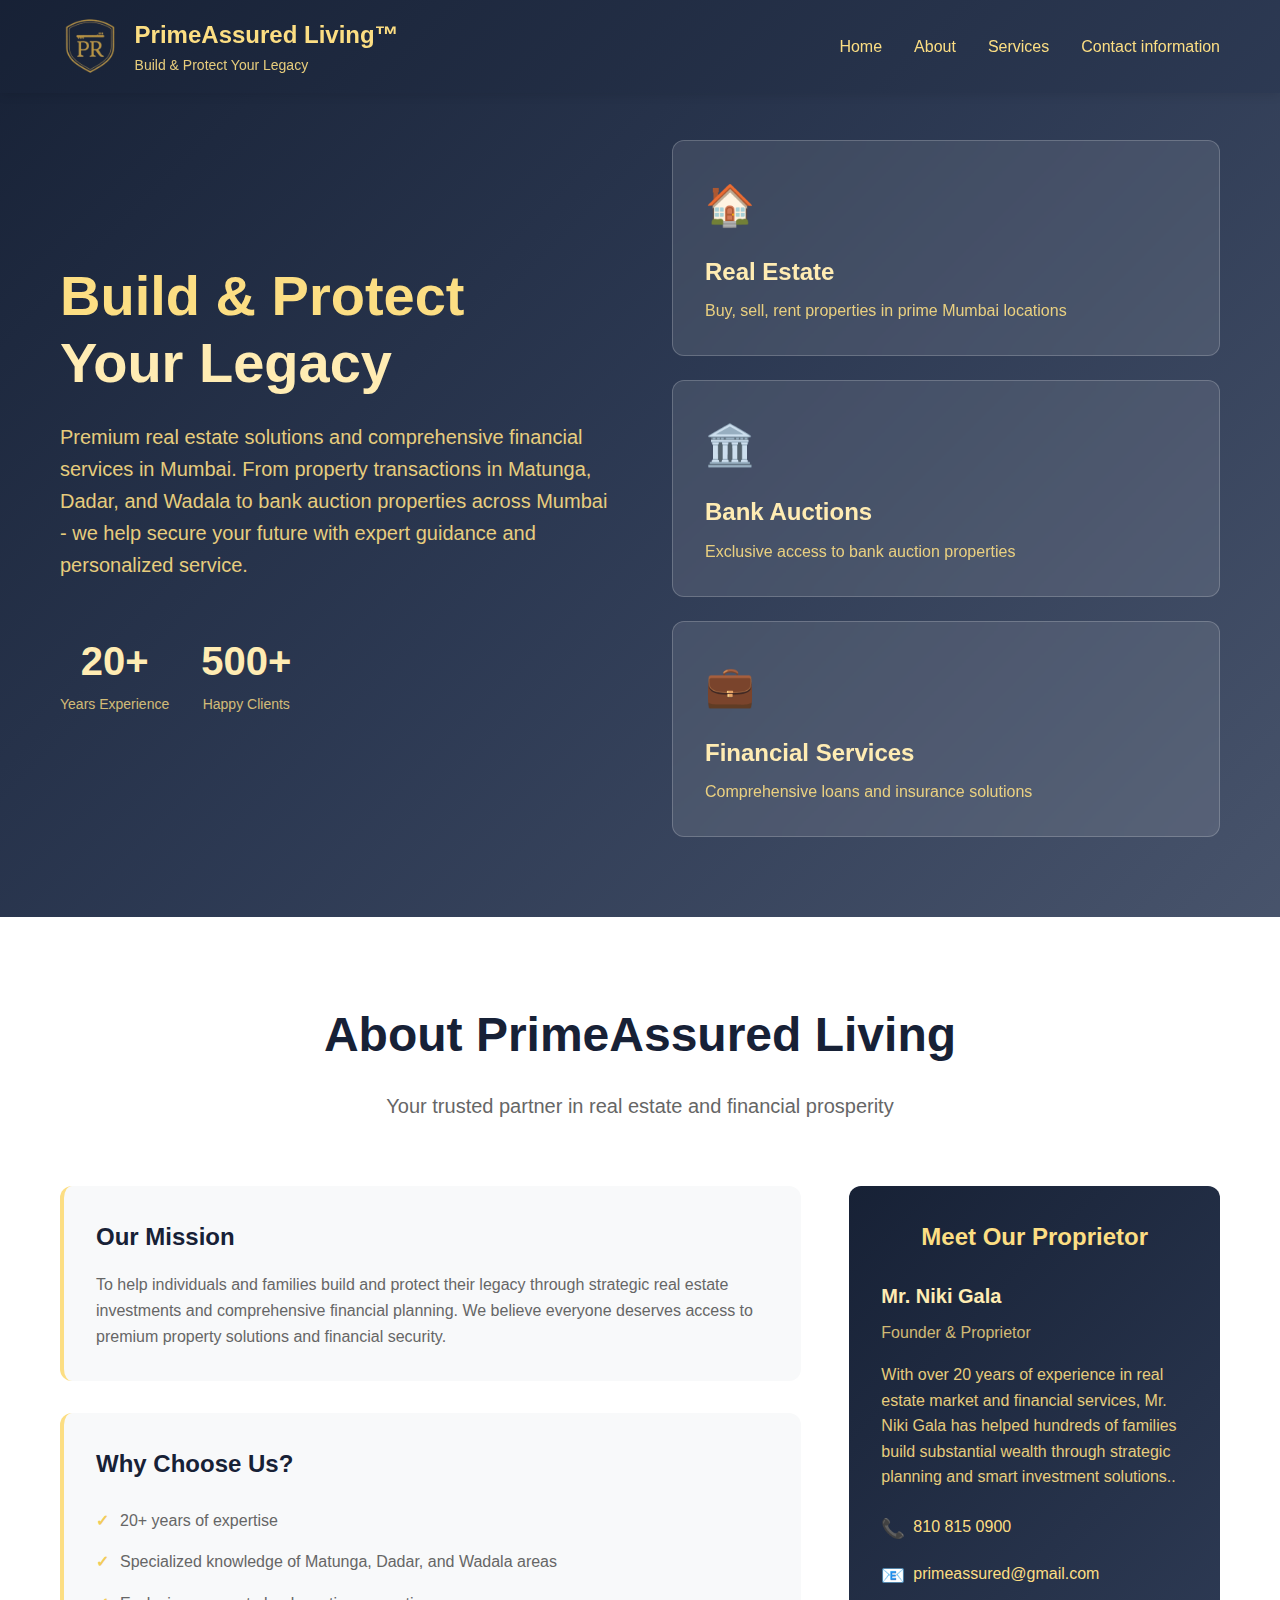
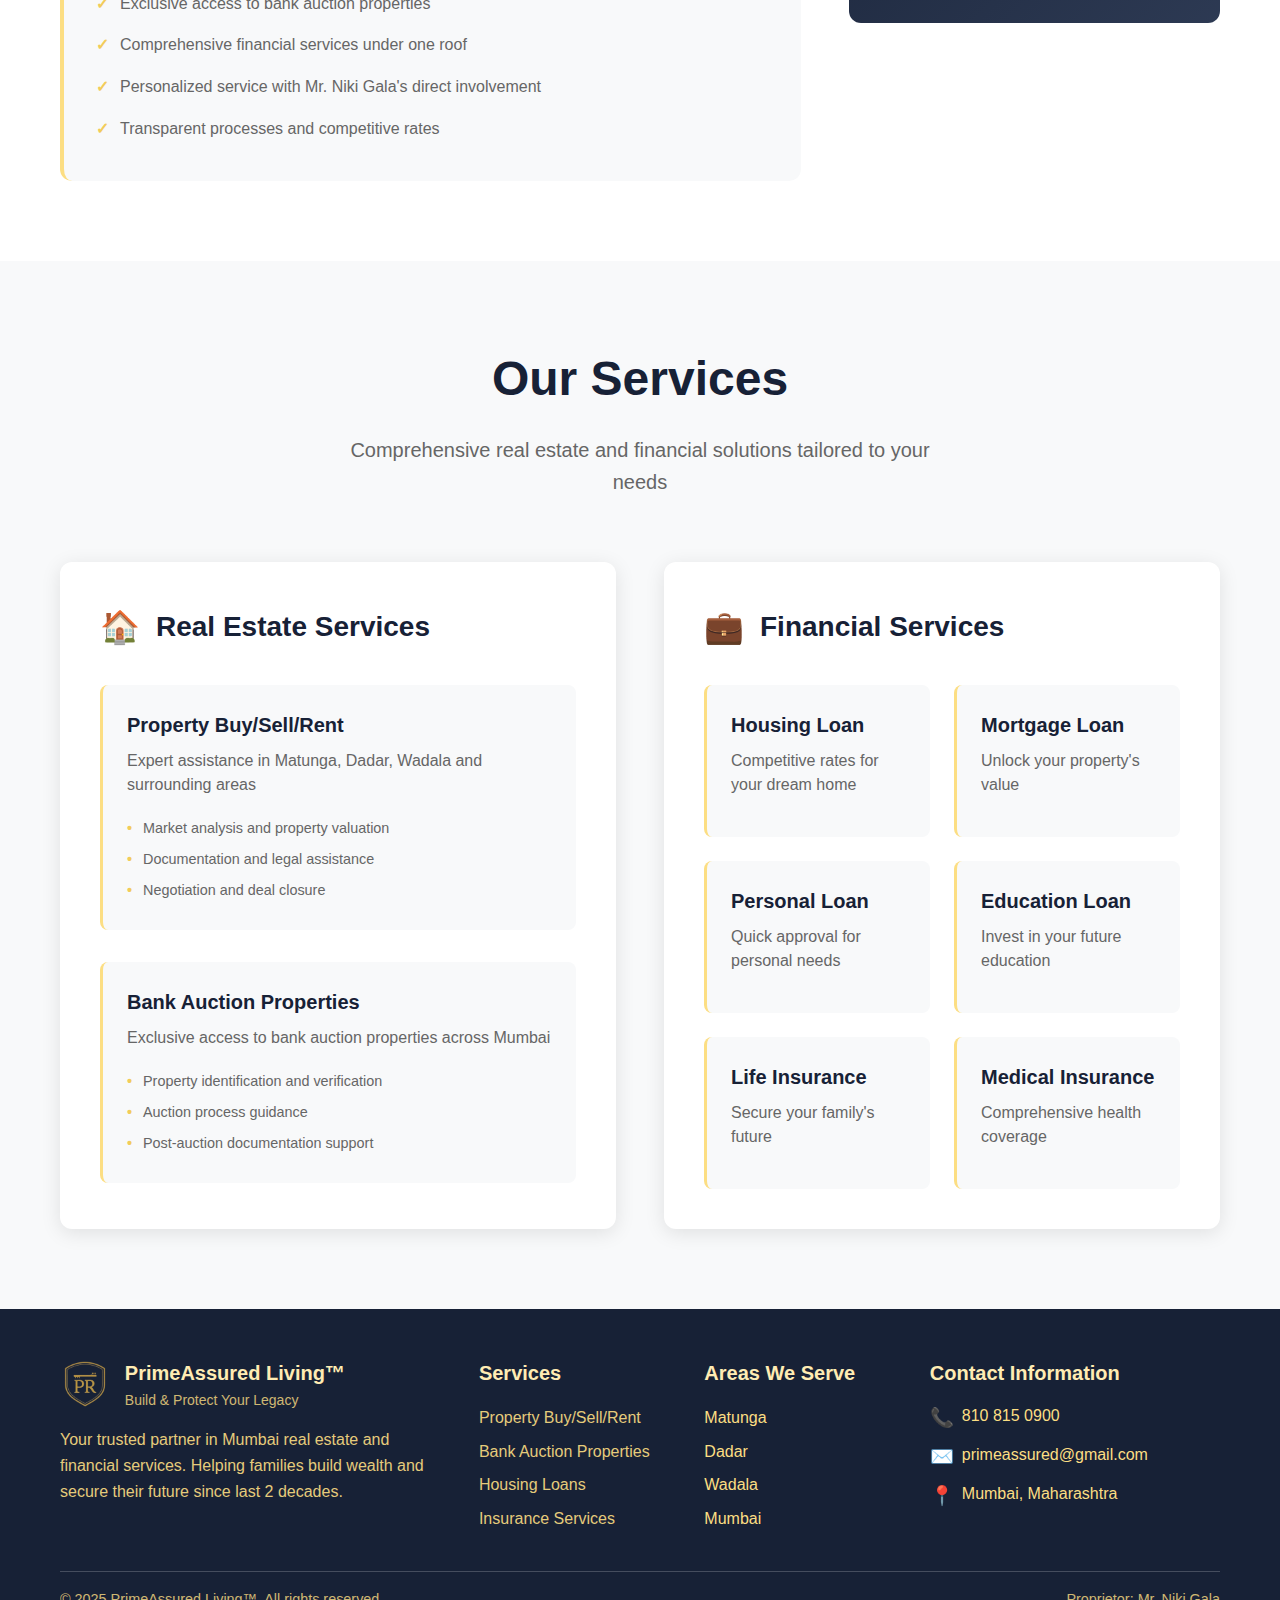
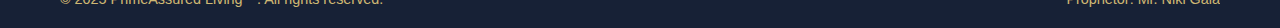
<file: index.html>
<!DOCTYPE html>
<html lang="en">
<head>
    <meta charset="UTF-8">
    <meta name="viewport" content="width=device-width, initial-scale=1.0">
    <title>PrimeAssured Living™ - Real Estate & Financial Services Mumbai</title>
    <meta name="description" content="Premium real estate and financial services in Mumbai. Property buy/sell/rent in Matunga, Dadar, Wadala. Bank auctions, loans, insurance. Mr. Niki Gala - Proprietor.">
    <meta name="author" content="PrimeAssured Living">
    <meta name="keywords" content="Mumbai real estate, Matunga properties, Dadar properties, Wadala properties, bank auction Mumbai, housing loans, life insurance, medical insurance, mortgage loans">
    
    <meta property="og:title" content="PrimeAssured Living™ - Real Estate & Financial Services Mumbai">
    <meta property="og:description" content="Helping to build and protect your legacy through premium real estate and comprehensive financial services in Mumbai.">
    <meta property="og:type" content="website">
    
    <link rel="stylesheet" href="styles.css">
</head>
<body>
    <!-- Header -->
    <header class="header">
        <div class="container">
            <div class="nav-content">
                <div class="logo-section">
                    <img src="prime2.png" alt="PrimeAssured Living Logo" class="logo">
                    <div class="brand-text">
                        <h1 class="brand-name">PrimeAssured Living™</h1>
                        <p class="brand-tagline">Build & Protect Your Legacy</p>
                    </div>
                </div>
                
                <nav class="nav-menu">
                    <a href="#home" class="nav-link">Home</a>
                    <a href="#about" class="nav-link">About</a>
                    <a href="#services" class="nav-link">Services</a>
                    <a href="#contact" class="nav-link">Contact information</a>
                </nav>
                </div>
            </div>
        </div>
    </header>

    <!-- Hero Section -->
    <section id="home" class="hero">
        <div class="container">
            <div class="hero-content">
                <div class="hero-text">
                    <h1 class="hero-title">
                        Build & Protect<br>
                        <span class="hero-accent">Your Legacy</span>
                    </h1>
                    <p class="hero-description">
                        Premium real estate solutions and comprehensive financial services in Mumbai. 
                        From property transactions in Matunga, Dadar, and Wadala to bank auction properties 
                        across Mumbai - we help secure your future with expert guidance and personalized service.
                    </p>
                    <div class="hero-stats">
                        <div class="stat-item">
                            <div class="stat-number">20+</div>
                            <div class="stat-label">Years Experience</div>
                        </div>
                        <div class="stat-item">
                            <div class="stat-number">500+</div>
                            <div class="stat-label">Happy Clients</div>
                        </div>
                        
                    </div>
                </div>
                
                <div class="hero-cards">
                    <div class="feature-card">
                        <div class="card-icon">🏠</div>
                        <h3 class="card-title">Real Estate</h3>
                        <p class="card-desc">Buy, sell, rent properties in prime Mumbai locations</p>
                    </div>
                    <div class="feature-card">
                        <div class="card-icon">🏛️</div>
                        <h3 class="card-title">Bank Auctions</h3>
                        <p class="card-desc">Exclusive access to bank auction properties</p>
                    </div>
                    <div class="feature-card">
                        <div class="card-icon">💼</div>
                        <h3 class="card-title">Financial Services</h3>
                        <p class="card-desc">Comprehensive loans and insurance solutions</p>
                    </div>
                </div>
            </div>
        </div>
    </section>

    <!-- About Section -->
    <section id="about" class="about">
        <div class="container">
            <div class="section-header">
                <h2 class="section-title">About PrimeAssured Living</h2>
                <p class="section-subtitle">
                    Your trusted partner in real estate and financial prosperity
                </p>
            </div>
            
            <div class="about-content">
                <div class="about-text">
                    <div class="about-card">
                        <h3 class="about-card-title">Our Mission</h3>
                        <p class="about-card-text">
                            To help individuals and families build and protect their legacy through strategic 
                            real estate investments and comprehensive financial planning. We believe everyone 
                            deserves access to premium property solutions and financial security.
                        </p>
                    </div>
                    
                    <div class="about-card">
                        <h3 class="about-card-title">Why Choose Us?</h3>
                        <ul class="about-list">
                            <li>20+ years of expertise</li>
                            <li>Specialized knowledge of Matunga, Dadar, and Wadala areas</li>
                            <li>Exclusive access to bank auction properties</li>
                            <li>Comprehensive financial services under one roof</li>
                            <li>Personalized service with Mr. Niki Gala's direct involvement</li>
                            <li>Transparent processes and competitive rates</li>
                        </ul>
                    </div>
                </div>
                
                <div class="proprietor-card">
                    <h3 class="proprietor-title">Meet Our Proprietor</h3>
                    <div class="proprietor-info">
                        <div class="proprietor-details">
                            <h4 class="proprietor-name">Mr. Niki Gala</h4>
                            <p class="proprietor-role">Founder & Proprietor</p>
                            <p class="proprietor-desc">
                                With over 20 years of experience in real estate market and
                                financial services, Mr. Niki Gala has helped hundreds of families 
                                build substantial wealth through strategic planning and smart investment solutions..
                            </p>
                            <div class="proprietor-contact">
                                <div class="contact-detail">
                                    <span class="contact-icon">📞</span>
                                    <div>
                                        <p>810 815 0900</p>
                                    </div>
                                </div>
                                <div class="contact-detail">
                                    <span class="contact-icon">📧</span>
                                    <p>primeassured@gmail.com</p>
                                </div>
                            </div>
                        </div>
                    </div>
                </div>
            </div>
        </div>
    </section>

    <!-- Services Section -->
    <section id="services" class="services">
        <div class="container">
            <div class="section-header">
                <h2 class="section-title">Our Services</h2>
                <p class="section-subtitle">
                    Comprehensive real estate and financial solutions tailored to your needs
                </p>
            </div>
            
            <div class="services-grid">
                <!-- Real Estate Services -->
                <div class="service-category">
                    <h3 class="category-title">
                        <span class="category-icon">🏠</span>
                        Real Estate Services
                    </h3>
                    
                    <div class="services-list">
                        <div class="service-item">
                            <h4 class="service-title">Property Buy/Sell/Rent</h4>
                            <p class="service-desc">Expert assistance in Matunga, Dadar, Wadala and surrounding areas</p>
                            <ul class="service-features">
                                <li>Market analysis and property valuation</li>
                                <li>Documentation and legal assistance</li>
                                <li>Negotiation and deal closure</li>
                            </ul>
                        </div>
                        
                        <div class="service-item">
                            <h4 class="service-title">Bank Auction Properties</h4>
                            <p class="service-desc">Exclusive access to bank auction properties across Mumbai</p>
                            <ul class="service-features">
                                <li>Property identification and verification</li>
                                <li>Auction process guidance</li>
                                <li>Post-auction documentation support</li>
                            </ul>
                        </div>
                    </div>
                </div>
                
                <!-- Financial Services -->
                <div class="service-category">
                    <h3 class="category-title">
                        <span class="category-icon">💼</span>
                        Financial Services
                    </h3>
                    
                    <div class="services-grid-inner">
                        <div class="service-item">
                            <h4 class="service-title">Housing Loan</h4>
                            <p class="service-desc">Competitive rates for your dream home</p>
                        </div>
                        
                        <div class="service-item">
                            <h4 class="service-title">Mortgage Loan</h4>
                            <p class="service-desc">Unlock your property's value</p>
                        </div>
                        
                        <div class="service-item">
                            <h4 class="service-title">Personal Loan</h4>
                            <p class="service-desc">Quick approval for personal needs</p>
                        </div>
                        
                        <div class="service-item">
                            <h4 class="service-title">Education Loan</h4>
                            <p class="service-desc">Invest in your future education</p>
                        </div>
                        
                        <div class="service-item">
                            <h4 class="service-title">Life Insurance</h4>
                            <p class="service-desc">Secure your family's future</p>
                        </div>
                        
                        <div class="service-item">
                            <h4 class="service-title">Medical Insurance</h4>
                            <p class="service-desc">Comprehensive health coverage</p>
                        </div>
                    </div>
                </div>
            </div>
        </div>
    </section>

    <!-- Footer -->
    <footer id="contact" class="footer">
        <div class="container">
            <div class="footer-content">
                <div class="footer-section">
                    <div class="footer-logo">
                        <img src="prime2.png" alt="PrimeAssured Living Logo" class="footer-logo-img">
                        <div class="footer-brand">
                            <h3 class="footer-brand-name">PrimeAssured Living™</h3>
                            <p class="footer-tagline">Build & Protect Your Legacy</p>
                        </div>
                    </div>
                    <p class="footer-desc">
                        Your trusted partner in Mumbai real estate and financial services. 
                        Helping families build wealth and secure their future since last 2 decades.
                    </p>
                </div>
                
                <div class="footer-section">
                    <h4 class="footer-title">Services</h4>
                    <ul class="footer-links">
                        <li><a href="#services">Property Buy/Sell/Rent</a></li>
                        <li><a href="#services">Bank Auction Properties</a></li>
                        <li><a href="#services">Housing Loans</a></li>
                        <li><a href="#services">Insurance Services</a></li>
                    </ul>
                </div>
                
                <div class="footer-section">
                    <h4 class="footer-title">Areas We Serve</h4>
                    <ul class="footer-links">
                        <li>Matunga</li>
                        <li>Dadar</li>
                        <li>Wadala</li>
                        <li>Mumbai</li>
                    </ul>
                </div>
                
                <div class="footer-section">
                    <h4 class="footer-title">Contact Information</h4>
                    <div class="footer-contact">
                        <p class="contact-info">
                            <span class="contact-icon">📞</span>
                            810 815 0900
                        </p>
                        <p class="contact-info">
                            <span class="contact-icon">✉️</span>
                            primeassured@gmail.com
                        </p>
                        <p class="contact-info">
                            <span class="contact-icon">📍</span>
                            Mumbai, Maharashtra
                        </p>
                        <!--
                        <p class="business-hours">
                            <strong>Business Hours:</strong><br>
                            Mon-Sat: 9:00 AM - 7:00 PM<br>
                            Sunday: 10:00 AM - 5:00 PM
                        </p>-->
                    </div>
                </div>
            </div>
            
            <div class="footer-bottom">
                <div class="footer-bottom-content">
                    <p class="copyright">© 2025 PrimeAssured Living™. All rights reserved.</p>
                    <p class="proprietor-credit">Proprietor: Mr. Niki Gala</p>
                </div>
            </div>
        </div>
    </footer>
</body>

</html>
</file>
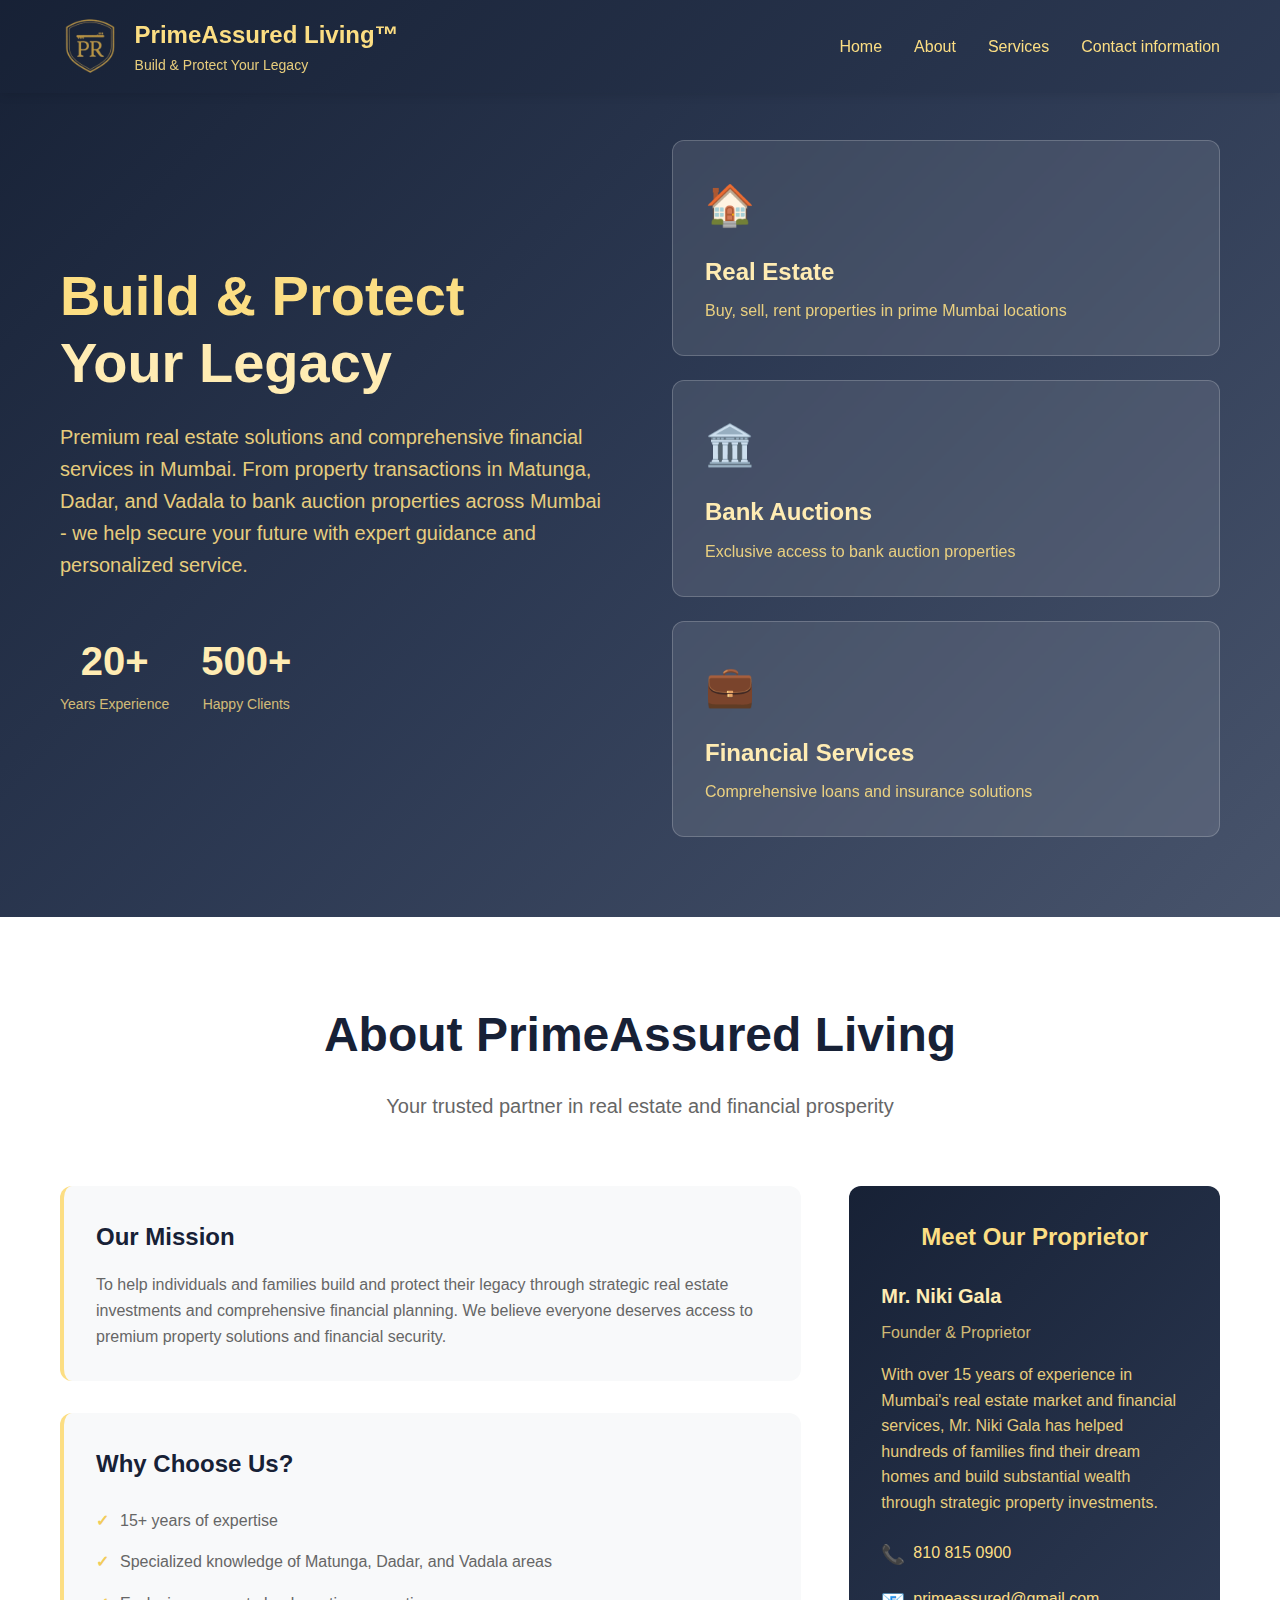
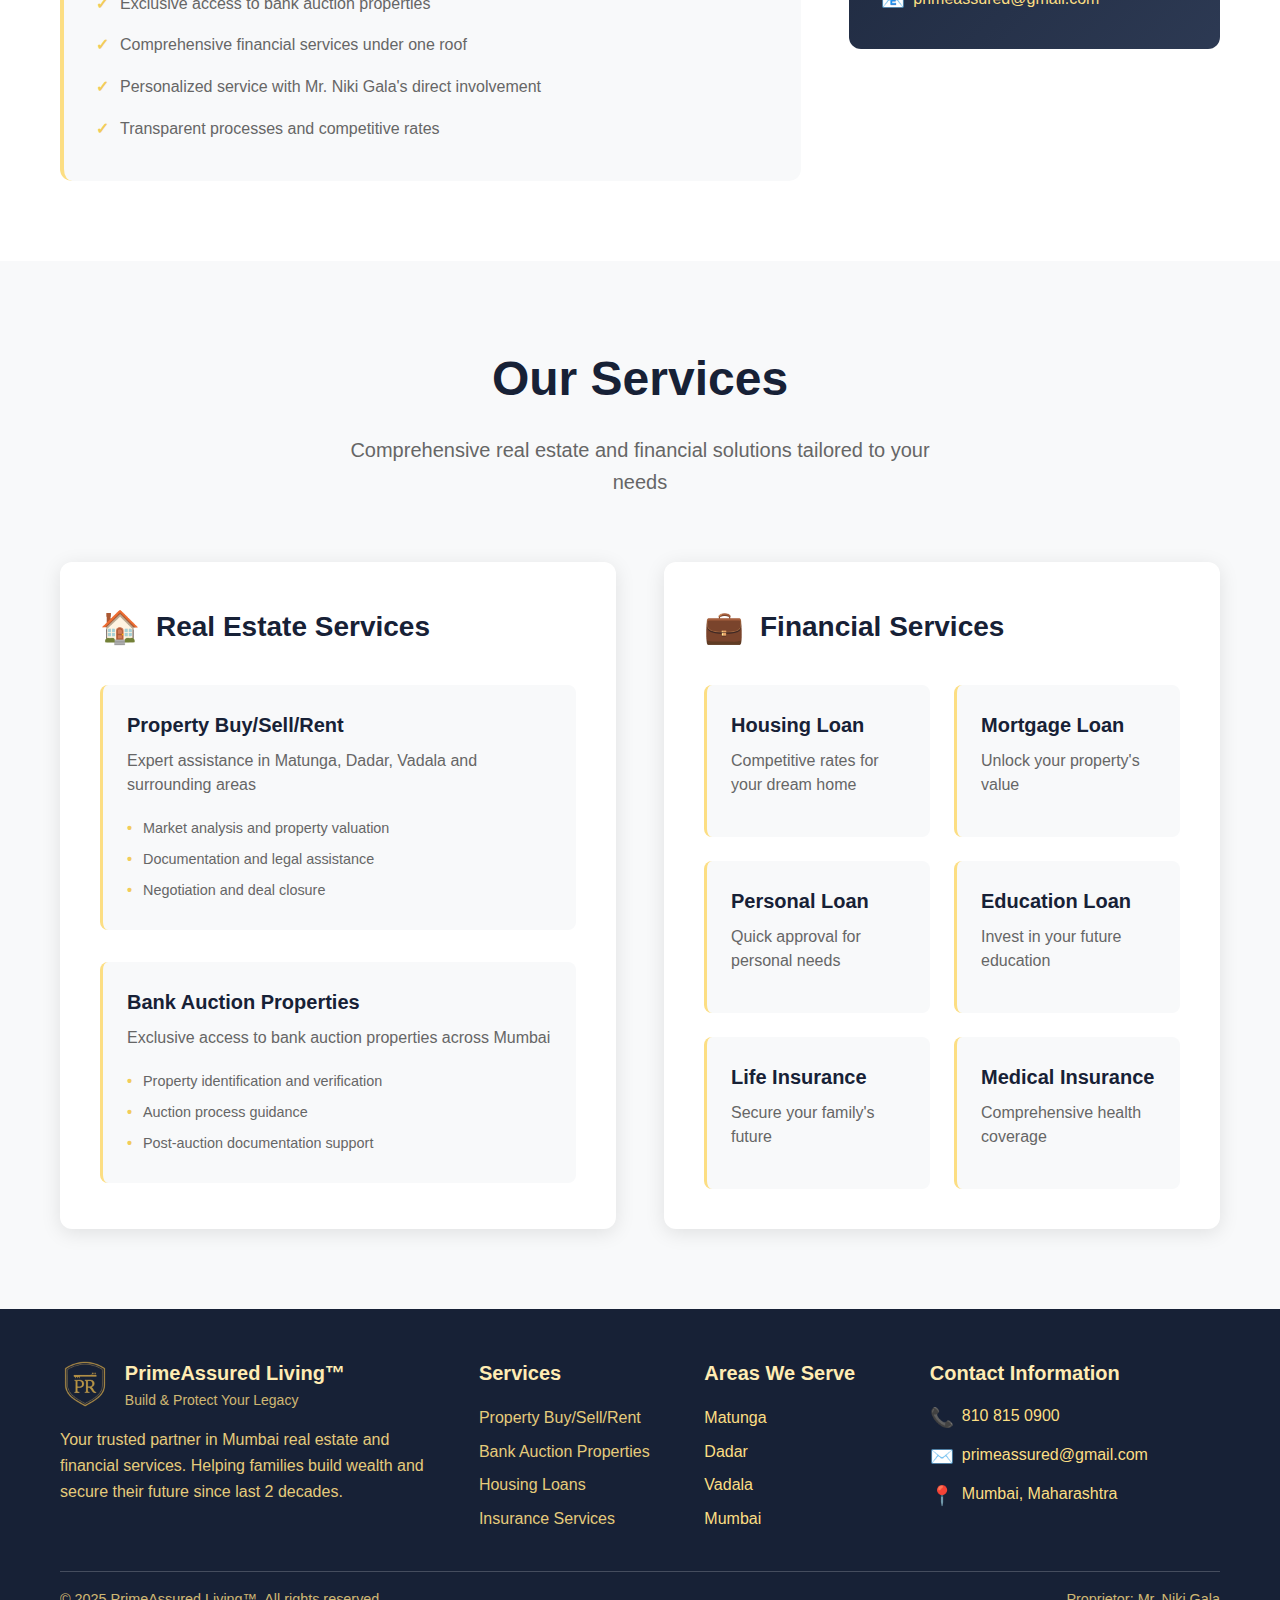
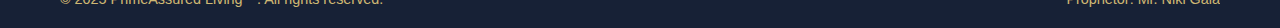
<file: main.html>
<!DOCTYPE html>
<html lang="en">
<head>
    <meta charset="UTF-8">
    <meta name="viewport" content="width=device-width, initial-scale=1.0">
    <title>PrimeAssured Living™ - Real Estate & Financial Services Mumbai</title>
    <meta name="description" content="Premium real estate and financial services in Mumbai. Property buy/sell/rent in Matunga, Dadar, Vadala. Bank auctions, loans, insurance. Mr. Niki Gala - Proprietor.">
    <meta name="author" content="PrimeAssured Living">
    <meta name="keywords" content="Mumbai real estate, Matunga properties, Dadar properties, Vadala properties, bank auction Mumbai, housing loans, life insurance, medical insurance, mortgage loans">
    
    <meta property="og:title" content="PrimeAssured Living™ - Real Estate & Financial Services Mumbai">
    <meta property="og:description" content="Helping to build and protect your legacy through premium real estate and comprehensive financial services in Mumbai.">
    <meta property="og:type" content="website">
    
    <link rel="stylesheet" href="styles.css">
</head>
<body>
    <!-- Header -->
    <header class="header">
        <div class="container">
            <div class="nav-content">
                <div class="logo-section">
                    <img src="prime2.png" alt="PrimeAssured Living Logo" class="logo">
                    <div class="brand-text">
                        <h1 class="brand-name">PrimeAssured Living™</h1>
                        <p class="brand-tagline">Build & Protect Your Legacy</p>
                    </div>
                </div>
                
                <nav class="nav-menu">
                    <a href="#home" class="nav-link">Home</a>
                    <a href="#about" class="nav-link">About</a>
                    <a href="#services" class="nav-link">Services</a>
                    <a href="#contact" class="nav-link">Contact information</a>
                </nav>
                </div>
            </div>
        </div>
    </header>

    <!-- Hero Section -->
    <section id="home" class="hero">
        <div class="container">
            <div class="hero-content">
                <div class="hero-text">
                    <h1 class="hero-title">
                        Build & Protect<br>
                        <span class="hero-accent">Your Legacy</span>
                    </h1>
                    <p class="hero-description">
                        Premium real estate solutions and comprehensive financial services in Mumbai. 
                        From property transactions in Matunga, Dadar, and Vadala to bank auction properties 
                        across Mumbai - we help secure your future with expert guidance and personalized service.
                    </p>
                    <div class="hero-stats">
                        <div class="stat-item">
                            <div class="stat-number">20+</div>
                            <div class="stat-label">Years Experience</div>
                        </div>
                        <div class="stat-item">
                            <div class="stat-number">500+</div>
                            <div class="stat-label">Happy Clients</div>
                        </div>
                        
                    </div>
                </div>
                
                <div class="hero-cards">
                    <div class="feature-card">
                        <div class="card-icon">🏠</div>
                        <h3 class="card-title">Real Estate</h3>
                        <p class="card-desc">Buy, sell, rent properties in prime Mumbai locations</p>
                    </div>
                    <div class="feature-card">
                        <div class="card-icon">🏛️</div>
                        <h3 class="card-title">Bank Auctions</h3>
                        <p class="card-desc">Exclusive access to bank auction properties</p>
                    </div>
                    <div class="feature-card">
                        <div class="card-icon">💼</div>
                        <h3 class="card-title">Financial Services</h3>
                        <p class="card-desc">Comprehensive loans and insurance solutions</p>
                    </div>
                </div>
            </div>
        </div>
    </section>

    <!-- About Section -->
    <section id="about" class="about">
        <div class="container">
            <div class="section-header">
                <h2 class="section-title">About PrimeAssured Living</h2>
                <p class="section-subtitle">
                    Your trusted partner in real estate and financial prosperity
                </p>
            </div>
            
            <div class="about-content">
                <div class="about-text">
                    <div class="about-card">
                        <h3 class="about-card-title">Our Mission</h3>
                        <p class="about-card-text">
                            To help individuals and families build and protect their legacy through strategic 
                            real estate investments and comprehensive financial planning. We believe everyone 
                            deserves access to premium property solutions and financial security.
                        </p>
                    </div>
                    
                    <div class="about-card">
                        <h3 class="about-card-title">Why Choose Us?</h3>
                        <ul class="about-list">
                            <li>15+ years of expertise</li>
                            <li>Specialized knowledge of Matunga, Dadar, and Vadala areas</li>
                            <li>Exclusive access to bank auction properties</li>
                            <li>Comprehensive financial services under one roof</li>
                            <li>Personalized service with Mr. Niki Gala's direct involvement</li>
                            <li>Transparent processes and competitive rates</li>
                        </ul>
                    </div>
                </div>
                
                <div class="proprietor-card">
                    <h3 class="proprietor-title">Meet Our Proprietor</h3>
                    <div class="proprietor-info">
                        <div class="proprietor-details">
                            <h4 class="proprietor-name">Mr. Niki Gala</h4>
                            <p class="proprietor-role">Founder & Proprietor</p>
                            <p class="proprietor-desc">
                                With over 15 years of experience in Mumbai's real estate market and
                                financial services, Mr. Niki Gala has helped hundreds of families find their dream homes 
                                and build substantial wealth through strategic property investments.
                            </p>
                            <div class="proprietor-contact">
                                <div class="contact-detail">
                                    <span class="contact-icon">📞</span>
                                    <div>
                                        <p>810 815 0900</p>
                                    </div>
                                </div>
                                <div class="contact-detail">
                                    <span class="contact-icon">📧</span>
                                    <p>primeassured@gmail.com</p>
                                </div>
                            </div>
                        </div>
                    </div>
                </div>
            </div>
        </div>
    </section>

    <!-- Services Section -->
    <section id="services" class="services">
        <div class="container">
            <div class="section-header">
                <h2 class="section-title">Our Services</h2>
                <p class="section-subtitle">
                    Comprehensive real estate and financial solutions tailored to your needs
                </p>
            </div>
            
            <div class="services-grid">
                <!-- Real Estate Services -->
                <div class="service-category">
                    <h3 class="category-title">
                        <span class="category-icon">🏠</span>
                        Real Estate Services
                    </h3>
                    
                    <div class="services-list">
                        <div class="service-item">
                            <h4 class="service-title">Property Buy/Sell/Rent</h4>
                            <p class="service-desc">Expert assistance in Matunga, Dadar, Vadala and surrounding areas</p>
                            <ul class="service-features">
                                <li>Market analysis and property valuation</li>
                                <li>Documentation and legal assistance</li>
                                <li>Negotiation and deal closure</li>
                            </ul>
                        </div>
                        
                        <div class="service-item">
                            <h4 class="service-title">Bank Auction Properties</h4>
                            <p class="service-desc">Exclusive access to bank auction properties across Mumbai</p>
                            <ul class="service-features">
                                <li>Property identification and verification</li>
                                <li>Auction process guidance</li>
                                <li>Post-auction documentation support</li>
                            </ul>
                        </div>
                    </div>
                </div>
                
                <!-- Financial Services -->
                <div class="service-category">
                    <h3 class="category-title">
                        <span class="category-icon">💼</span>
                        Financial Services
                    </h3>
                    
                    <div class="services-grid-inner">
                        <div class="service-item">
                            <h4 class="service-title">Housing Loan</h4>
                            <p class="service-desc">Competitive rates for your dream home</p>
                        </div>
                        
                        <div class="service-item">
                            <h4 class="service-title">Mortgage Loan</h4>
                            <p class="service-desc">Unlock your property's value</p>
                        </div>
                        
                        <div class="service-item">
                            <h4 class="service-title">Personal Loan</h4>
                            <p class="service-desc">Quick approval for personal needs</p>
                        </div>
                        
                        <div class="service-item">
                            <h4 class="service-title">Education Loan</h4>
                            <p class="service-desc">Invest in your future education</p>
                        </div>
                        
                        <div class="service-item">
                            <h4 class="service-title">Life Insurance</h4>
                            <p class="service-desc">Secure your family's future</p>
                        </div>
                        
                        <div class="service-item">
                            <h4 class="service-title">Medical Insurance</h4>
                            <p class="service-desc">Comprehensive health coverage</p>
                        </div>
                    </div>
                </div>
            </div>
        </div>
    </section>

    <!-- Footer -->
    <footer id="contact" class="footer">
        <div class="container">
            <div class="footer-content">
                <div class="footer-section">
                    <div class="footer-logo">
                        <img src="prime2.png" alt="PrimeAssured Living Logo" class="footer-logo-img">
                        <div class="footer-brand">
                            <h3 class="footer-brand-name">PrimeAssured Living™</h3>
                            <p class="footer-tagline">Build & Protect Your Legacy</p>
                        </div>
                    </div>
                    <p class="footer-desc">
                        Your trusted partner in Mumbai real estate and financial services. 
                        Helping families build wealth and secure their future since last 2 decades.
                    </p>
                </div>
                
                <div class="footer-section">
                    <h4 class="footer-title">Services</h4>
                    <ul class="footer-links">
                        <li><a href="#services">Property Buy/Sell/Rent</a></li>
                        <li><a href="#services">Bank Auction Properties</a></li>
                        <li><a href="#services">Housing Loans</a></li>
                        <li><a href="#services">Insurance Services</a></li>
                    </ul>
                </div>
                
                <div class="footer-section">
                    <h4 class="footer-title">Areas We Serve</h4>
                    <ul class="footer-links">
                        <li>Matunga</li>
                        <li>Dadar</li>
                        <li>Vadala</li>
                        <li>Mumbai</li>
                    </ul>
                </div>
                
                <div class="footer-section">
                    <h4 class="footer-title">Contact Information</h4>
                    <div class="footer-contact">
                        <p class="contact-info">
                            <span class="contact-icon">📞</span>
                            810 815 0900
                        </p>
                        <p class="contact-info">
                            <span class="contact-icon">✉️</span>
                            primeassured@gmail.com
                        </p>
                        <p class="contact-info">
                            <span class="contact-icon">📍</span>
                            Mumbai, Maharashtra
                        </p>
                        <!--
                        <p class="business-hours">
                            <strong>Business Hours:</strong><br>
                            Mon-Sat: 9:00 AM - 7:00 PM<br>
                            Sunday: 10:00 AM - 5:00 PM
                        </p>-->
                    </div>
                </div>
            </div>
            
            <div class="footer-bottom">
                <div class="footer-bottom-content">
                    <p class="copyright">© 2025 PrimeAssured Living™. All rights reserved.</p>
                    <p class="proprietor-credit">Proprietor: Mr. Niki Gala</p>
                </div>
            </div>
        </div>
    </footer>
</body>
</html>
</file>
<file: styles.css>
/* Reset and Base Styles */
* {
    margin: 0;
    padding: 0;
    box-sizing: border-box;
}

body {
    font-family: 'Arial', sans-serif;
    line-height: 1.6;
    color: #333;
    background-color: #f8f9fa;
}

.container {
    max-width: 1200px;
    margin: 0 auto;
    padding: 0 20px;
}

/* Color Variables */
:root {
    --navy: hsl(220, 40%, 15%);
    --navy-light: hsl(220, 30%, 25%);
    --navy-lighter: hsl(220, 20%, 35%);
    --gold: hsl(45, 95%, 75%);
    --gold-dark: hsl(45, 85%, 65%);
    --gold-light: hsl(45, 100%, 85%);
    --white: #ffffff;
    --light-gray: #f8f9fa;
    --shadow: rgba(0, 0, 0, 0.1);
}

/* Header Styles */
.header {
    background: linear-gradient(135deg, var(--navy), var(--navy-light));
    color: var(--gold);
    padding: 1rem 0;
    position: fixed;
    top: 0;
    left: 0;
    right: 0;
    z-index: 1000;
    box-shadow: 0 2px 10px var(--shadow);
}

.nav-content {
    display: flex;
    justify-content: space-between;
    align-items: center;
    flex-wrap: wrap;
    gap: 1rem;
}

.logo-section {
    display: flex;
    align-items: center;
    gap: 1rem;
}

.logo {
    height: 60px;
    width: auto;
}

.brand-text {
    display: flex;
    flex-direction: column;
}

.brand-name {
    font-size: 1.5rem;
    font-weight: bold;
    margin: 0;
}

.brand-tagline {
    font-size: 0.875rem;
    opacity: 0.9;
    margin: 0;
}

.nav-menu {
    display: flex;
    gap: 2rem;
}

.nav-link {
    color: var(--gold);
    text-decoration: none;
    font-weight: 500;
    transition: opacity 0.3s ease;
}

.nav-link:hover {
    opacity: 0.8;
}

.header-contact {
    display: flex;
    flex-direction: column;
    align-items: flex-end;
}

.contact-item {
    display: flex;
    flex-direction: column;
    align-items: flex-end;
}

.contact-label {
    font-size: 0.875rem;
    opacity: 0.8;
}

.contact-value {
    font-weight: bold;
    font-size: 1.1rem;
}

/* Hero Section */
.hero {
    background: linear-gradient(135deg, var(--navy) 0%, var(--navy-light) 50%, var(--navy-lighter) 100%);
    color: var(--gold);
    padding: 140px 0 80px;
    min-height: 100vh;
    display: flex;
    align-items: center;
}

.hero-content {
    display: grid;
    grid-template-columns: 1fr 1fr;
    gap: 4rem;
    align-items: center;
}

.hero-title {
    font-size: 3.5rem;
    font-weight: bold;
    line-height: 1.2;
    margin-bottom: 1.5rem;
}

.hero-accent {
    color: var(--gold-light);
}

.hero-description {
    font-size: 1.25rem;
    line-height: 1.6;
    opacity: 0.9;
    margin-bottom: 3rem;
}

.hero-stats {
    display: flex;
    gap: 2rem;
}

.stat-item {
    text-align: center;
}

.stat-number {
    font-size: 2.5rem;
    font-weight: bold;
    color: var(--gold-light);
}

.stat-label {
    font-size: 0.875rem;
    opacity: 0.8;
}

.hero-cards {
    display: flex;
    flex-direction: column;
    gap: 1.5rem;
}

.feature-card {
    background: rgba(255, 255, 255, 0.1);
    border: 1px solid rgba(255, 255, 255, 0.2);
    border-radius: 12px;
    padding: 2rem;
    backdrop-filter: blur(10px);
    transition: transform 0.3s ease;
}

.feature-card:hover {
    transform: translateY(-5px);
}

.card-icon {
    font-size: 2.5rem;
    margin-bottom: 1rem;
}

.card-title {
    font-size: 1.5rem;
    font-weight: bold;
    margin-bottom: 0.5rem;
    color: var(--gold-light);
}

.card-desc {
    opacity: 0.9;
    line-height: 1.5;
}

/* Section Styles */
section {
    padding: 80px 0;
}

.section-header {
    text-align: center;
    margin-bottom: 4rem;
}

.section-title {
    font-size: 3rem;
    font-weight: bold;
    margin-bottom: 1rem;
    color: var(--navy);
}

.section-subtitle {
    font-size: 1.25rem;
    color: #666;
    max-width: 600px;
    margin: 0 auto;
}

/* About Section */
.about {
    background: var(--white);
}

.about-content {
    display: grid;
    grid-template-columns: 2fr 1fr;
    gap: 3rem;
    align-items: start;
}

.about-text {
    display: flex;
    flex-direction: column;
    gap: 2rem;
}

.about-card {
    background: var(--light-gray);
    padding: 2rem;
    border-radius: 12px;
    border-left: 4px solid var(--gold);
}

.about-card-title {
    font-size: 1.5rem;
    font-weight: bold;
    margin-bottom: 1rem;
    color: var(--navy);
}

.about-card-text {
    line-height: 1.6;
    color: #666;
}

.about-list {
    list-style: none;
    padding-left: 0;
}

.about-list li {
    padding: 0.5rem 0;
    padding-left: 1.5rem;
    position: relative;
    color: #666;
    line-height: 1.6;
}

.about-list li::before {
    content: '✓';
    position: absolute;
    left: 0;
    color: var(--gold-dark);
    font-weight: bold;
}

.proprietor-card {
    background: linear-gradient(135deg, var(--navy), var(--navy-light));
    color: var(--gold);
    padding: 2rem;
    border-radius: 12px;
    height: fit-content;
}

.proprietor-title {
    font-size: 1.5rem;
    font-weight: bold;
    margin-bottom: 1.5rem;
    text-align: center;
}

.proprietor-name {
    font-size: 1.25rem;
    font-weight: bold;
    margin-bottom: 0.5rem;
    color: var(--gold-light);
}

.proprietor-role {
    font-size: 1rem;
    opacity: 0.8;
    margin-bottom: 1rem;
}

.proprietor-desc {
    line-height: 1.6;
    margin-bottom: 1.5rem;
    opacity: 0.9;
}

.proprietor-contact {
    display: flex;
    flex-direction: column;
    gap: 1rem;
}

.contact-detail {
    display: flex;
    align-items: flex-start;
    gap: 0.5rem;
}

.contact-icon {
    font-size: 1.2rem;
}

/* Services Section */
.services {
    background: var(--light-gray);
}

.services-grid {
    display: grid;
    grid-template-columns: 1fr 1fr;
    gap: 3rem;
}

.service-category {
    background: var(--white);
    padding: 2.5rem;
    border-radius: 12px;
    box-shadow: 0 4px 20px var(--shadow);
}

.category-title {
    display: flex;
    align-items: center;
    gap: 1rem;
    font-size: 1.75rem;
    font-weight: bold;
    margin-bottom: 2rem;
    color: var(--navy);
}

.category-icon {
    font-size: 2rem;
}

.services-list {
    display: flex;
    flex-direction: column;
    gap: 2rem;
}

.services-grid-inner {
    display: grid;
    grid-template-columns: 1fr 1fr;
    gap: 1.5rem;
}

.service-item {
    padding: 1.5rem;
    background: var(--light-gray);
    border-radius: 8px;
    border-left: 3px solid var(--gold);
}

.service-title {
    font-size: 1.25rem;
    font-weight: bold;
    margin-bottom: 0.5rem;
    color: var(--navy);
}

.service-desc {
    color: #666;
    margin-bottom: 1rem;
    line-height: 1.5;
}

.service-features {
    list-style: none;
    padding-left: 0;
}

.service-features li {
    padding: 0.25rem 0;
    padding-left: 1rem;
    position: relative;
    color: #666;
    font-size: 0.9rem;
}

.service-features li::before {
    content: '•';
    position: absolute;
    left: 0;
    color: var(--gold-dark);
    font-weight: bold;
}

/* Footer */
.footer {
    background: var(--navy);
    color: var(--gold);
    padding: 3rem 0 1rem;
}

.footer-content {
    display: grid;
    grid-template-columns: 2fr 1fr 1fr 1.5fr;
    gap: 2rem;
    margin-bottom: 2rem;
}

.footer-section h4 {
    margin-bottom: 1rem;
}

.footer-logo {
    display: flex;
    align-items: center;
    gap: 1rem;
    margin-bottom: 1rem;
}

.footer-logo-img {
    height: 50px;
    width: auto;
}

.footer-brand-name {
    font-size: 1.25rem;
    font-weight: bold;
    margin: 0;
    color: var(--gold-light);
}

.footer-tagline {
    font-size: 0.875rem;
    opacity: 0.8;
    margin: 0;
}

.footer-desc {
    line-height: 1.6;
    opacity: 0.9;
}

.footer-title {
    font-size: 1.25rem;
    font-weight: bold;
    margin-bottom: 1rem;
    color: var(--gold-light);
}

.footer-links {
    list-style: none;
    padding: 0;
}

.footer-links li {
    margin-bottom: 0.5rem;
}

.footer-links a {
    color: var(--gold);
    text-decoration: none;
    opacity: 0.9;
    transition: opacity 0.3s ease;
}

.footer-links a:hover {
    opacity: 1;
}

.footer-contact {
    display: flex;
    flex-direction: column;
    gap: 0.75rem;
}

.contact-info {
    display: flex;
    align-items: flex-start;
    gap: 0.5rem;
    line-height: 1.4;
}

.business-hours {
    margin-top: 1rem;
    font-size: 0.9rem;
    line-height: 1.5;
}

.footer-bottom {
    border-top: 1px solid rgba(255, 255, 255, 0.2);
    padding-top: 1rem;
}

.footer-bottom-content {
    display: flex;
    justify-content: space-between;
    align-items: center;
    font-size: 0.9rem;
    opacity: 0.8;
}

.copyright {
    margin: 0;
}

.proprietor-credit {
    margin: 0;
    font-weight: 500;
}

/* Responsive Design */
@media (max-width: 1024px) {
    .hero-content {
        grid-template-columns: 1fr;
        text-align: center;
    }
    
    .about-content {
        grid-template-columns: 1fr;
    }
    
    .services-grid {
        grid-template-columns: 1fr;
    }
    
    .footer-content {
        grid-template-columns: 1fr 1fr;
        gap: 2rem;
    }
}

@media (max-width: 768px) {
    .nav-content {
        flex-direction: column;
        text-align: center;
    }
    
    .nav-menu {
        order: 3;
        width: 100%;
        justify-content: center;
    }
    
    .hero {
        padding-top: 180px;
    }
    
    .hero-title {
        font-size: 2.5rem;
    }
    
    .hero-stats {
        justify-content: center;
    }
    
    .section-title {
        font-size: 2.5rem;
    }
    
    .services-grid-inner {
        grid-template-columns: 1fr;
    }
    
    .footer-content {
        grid-template-columns: 1fr;
        text-align: center;
    }
    
    .footer-bottom-content {
        flex-direction: column;
        gap: 0.5rem;
        text-align: center;
    }
}

@media (max-width: 480px) {
    .hero-title {
        font-size: 2rem;
    }
    
    .section-title {
        font-size: 2rem;
    }
    
    .hero-stats {
        flex-direction: column;
        gap: 1rem;
    }
    
    .feature-card {
        padding: 1.5rem;
    }
}

/* Smooth Scrolling */
html {
    scroll-behavior: smooth;
}

/* Animations */
@keyframes fadeInUp {
    from {
        opacity: 0;
        transform: translateY(30px);
    }
    to {
        opacity: 1;
        transform: translateY(0);
    }
}

.hero-content > * {
    animation: fadeInUp 0.8s ease-out;
}

.feature-card {
    animation: fadeInUp 0.8s ease-out;
}

.service-item {
    transition: transform 0.3s ease, box-shadow 0.3s ease;
}

.service-item:hover {
    transform: translateY(-2px);
    box-shadow: 0 6px 25px var(--shadow);
}
</file>
